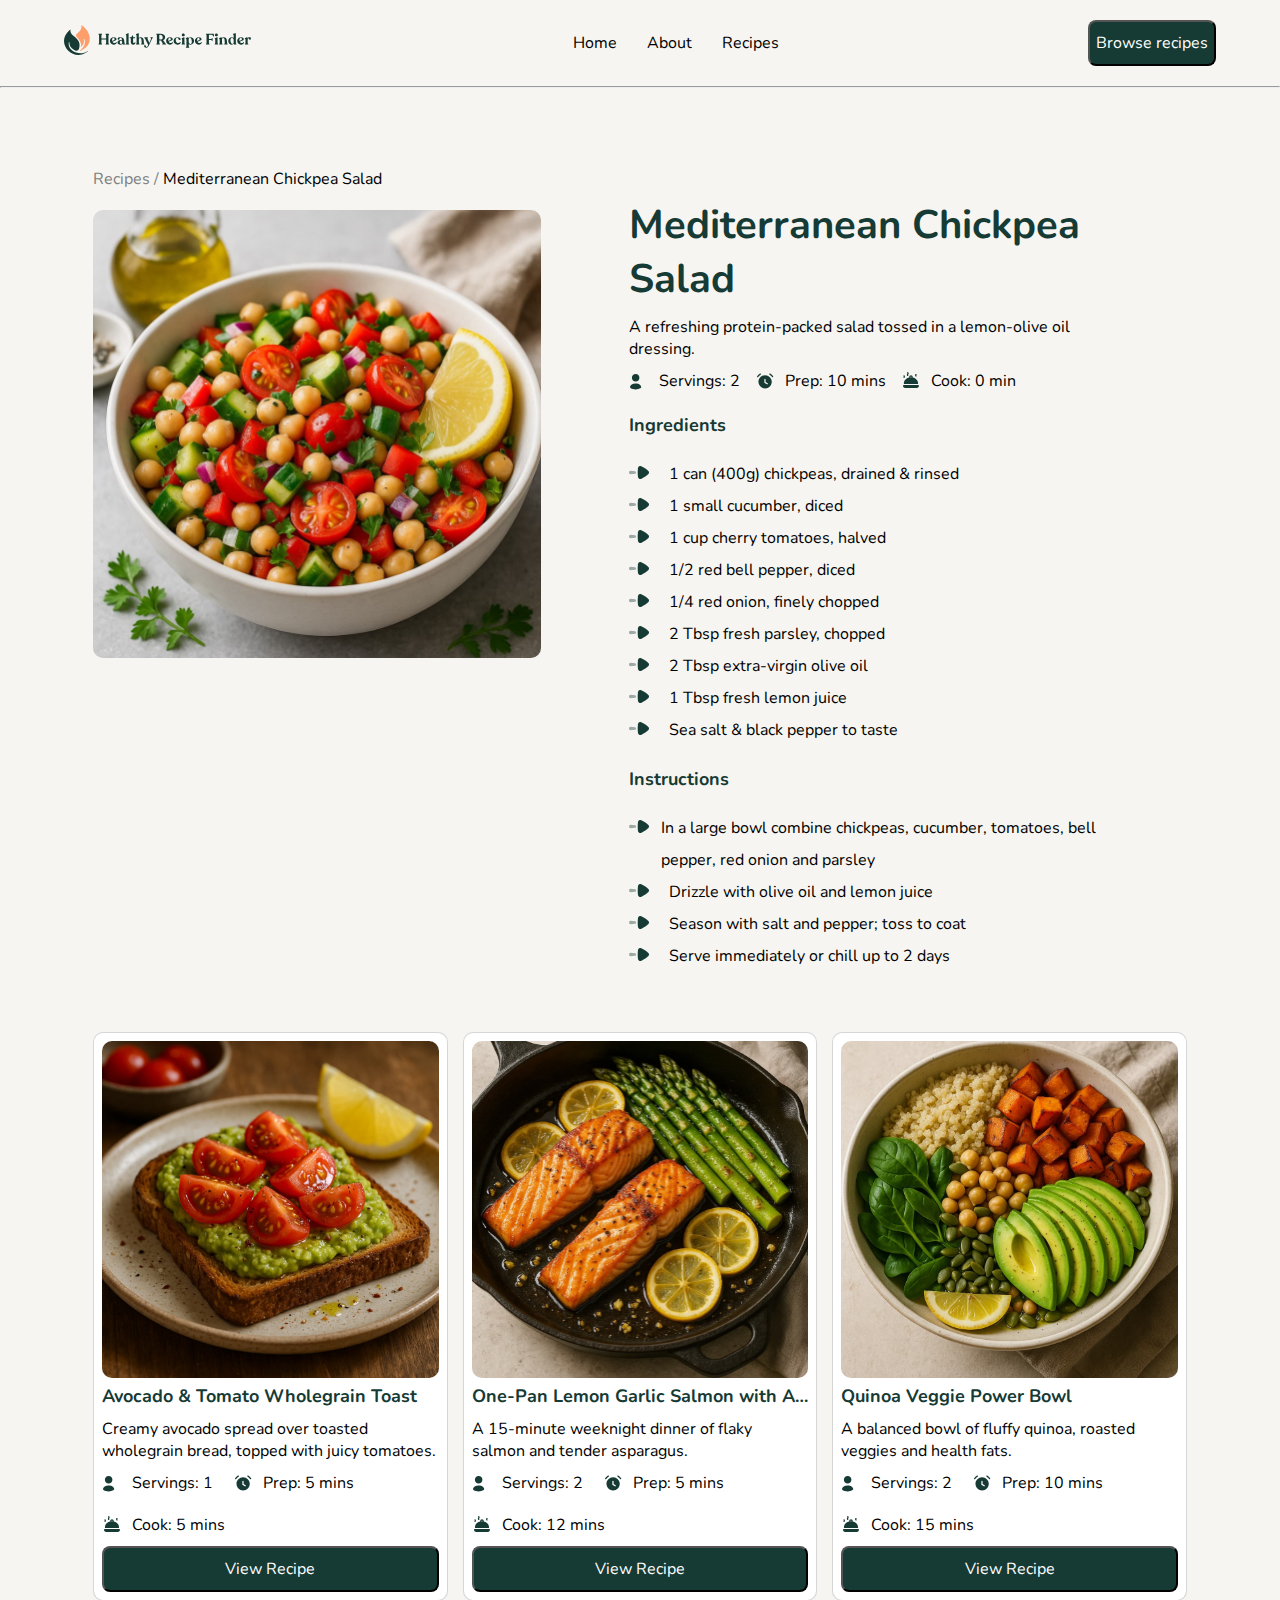
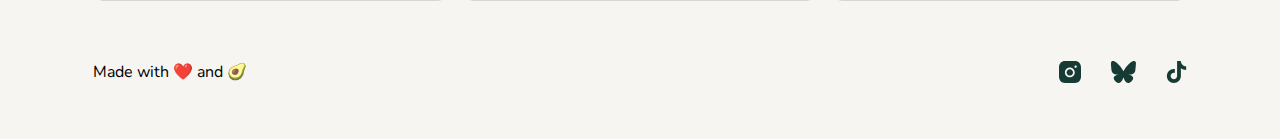
<file: public/pages/recipe-details/index.html>
<!DOCTYPE html>
<html lang="en">

<head>
    <meta charset="UTF-8">
    <meta name="viewport" content="width=device-width, initial-scale=1.0">
    <!-- Font links -->
    <link rel="preconnect" href="https://fonts.googleapis.com">
    <link rel="preconnect" href="https://fonts.gstatic.com" crossorigin>
    <link href="https://fonts.googleapis.com/css2?family=Nunito:ital,wght@0,200..1000;1,200..1000&display=swap"
        rel="stylesheet">
    <!-- CSS links -->
    <link rel="stylesheet" href="../../assets/shared-css/general.css">
    <link rel="stylesheet" href="../../assets/shared-css/reset.css">
    <link rel="stylesheet" href="style.css">
    <title>Document</title>
</head>

<body>
    <header>
        <nav>
            <div class="container navigation__bar">
                <div class="navbar__content">
                    <div class="logo"><img src="../../assets/images/logo.svg" alt="logo"></div>
                    <button class="hamburger__menu">
                        <div><img src="../../assets/images/Hamburger menu.svg" alt=""></div>
                    </button>
                    <ul class="navbar__list">
                        <li><a href="../homepage/index.html">Home</a></li>
                        <li><a href="../about/index.html">About</a></li>
                        <li><a href="../recipes/index.html">Recipes</a></li>
                    </ul>
                    <button class="button"><a href="../recipes/index.html">Browse recipes</a></button>
                </div>
                <div class="navbar__content--tablet">
                    <ul class="navbar__list--tablet">
                        <li><a href="../homepage/index.html">Home</a></li>
                        <li><a href="../about/index.html">About</a></li>
                        <li><a href="../recipes/index.html">Recipes</a></li>
                    </ul>
                    <button class="button button--tablet"><a href="../recipes/index.html">Browse recipes</a></button>
                </div>
            </div>
        </nav>
    </header>
    <hr>
    <main>
        <section>
            <div class="container">
                <div class="container--fluid recipe__details">
                    <div>
                        <p><a href="../recipes/index.html">Recipes / </a>Mediterranean Chickpea Salad</p>
                        <div class="recipe-details__image"><img
                                src="../../assets/images/mediterranean-chickpea-salad 2.svg" alt=""></div>
                    </div>
                    <div class="recipe-details__content">
                        <div class="title">
                            <h2>Mediterranean Chickpea Salad</h2>
                            <p>A refreshing protein-packed salad tossed in a lemon-olive oil dressing.</p>
                        </div>
                        <div class="details--flex">
                            <div>
                                <div><img src="../../assets/images/user.svg" alt=""></div>
                                <span>Servings: 2</span>
                            </div>
                            <div>
                                <div><img src="../../assets/images/Timer.svg" alt=""></div>
                                <span>Prep: 10 mins</span>
                            </div>
                            <div>
                                <div><img src="../../assets/images/Food 3.svg" alt=""></div>
                                <span>Cook: 0 min</span>
                            </div>
                        </div>
                        <div class="ingredients">
                            <h3>Ingredients</h3>
                            <ul>
                                <li>
                                    <div class="arrow"><img src="../../assets/images/Arrow---Right.svg" alt=""></div>
                                    <p>1 can (400g) chickpeas, drained & rinsed</p>
                                </li>
                                <li>
                                    <div class="arrow"><img src="../../assets/images/Arrow---Right.svg" alt=""></div>
                                    <p>1 small cucumber, diced</p>
                                </li>
                                <li>
                                    <div class="arrow"><img src="../../assets/images/Arrow---Right.svg" alt=""></div>
                                    <p>1 cup cherry tomatoes, halved</p>
                                </li>
                                <li>
                                    <div class="arrow"><img src="../../assets/images/Arrow---Right.svg" alt=""></div>
                                    <p>1/2 red bell pepper, diced</p>
                                </li>
                                <li>
                                    <div class="arrow"><img src="../../assets/images/Arrow---Right.svg" alt=""></div>
                                    <p>1/4 red onion, finely chopped</p>
                                </li>
                                <li>
                                    <div class="arrow"><img src="../../assets/images/Arrow---Right.svg" alt=""></div>
                                    <p>2 Tbsp fresh parsley, chopped</p>
                                </li>
                                <li>
                                    <div class="arrow"><img src="../../assets/images/Arrow---Right.svg" alt=""></div>
                                    <p>2 Tbsp extra-virgin olive oil</p>
                                </li>
                                <li>
                                    <div class="arrow"><img src="../../assets/images/Arrow---Right.svg" alt=""></div>
                                    <p>1 Tbsp fresh lemon juice</p>
                                </li>
                                <li>
                                    <div class="arrow"><img src="../../assets/images/Arrow---Right.svg" alt=""></div>
                                    <p>Sea salt & black pepper to taste</p>
                                </li>
                            </ul>
                        </div>
                        <div class="instructions">
                            <h3>Instructions</h3>
                            <ul>
                                <li>
                                    <div class="arrow"><img src="../../assets/images/Arrow---Right.svg" alt=""></div>
                                    <p>In a large bowl combine chickpeas, cucumber, tomatoes, bell pepper, red onion and
                                        parsley</p>
                                </li>
                                <li>
                                    <div class="arrow"><img src="../../assets/images/Arrow---Right.svg" alt=""></div>
                                    <p>Drizzle with olive oil and lemon juice</p>
                                </li>
                                <li>
                                    <div class="arrow"><img src="../../assets/images/Arrow---Right.svg" alt=""></div>
                                    <p>Season with salt and pepper; toss to coat</p>
                                </li>
                                <li>
                                    <div class="arrow"><img src="../../assets/images/Arrow---Right.svg" alt=""></div>
                                    <p>Serve immediately or chill up to 2 days</p>
                                </li>
                            </ul>
                        </div>
                    </div>
                </div>
            </div>
        </section>
        <section>
            <div class="container recipes">
                <div class="container--fluid recipes__content">
                    <div class="recipe">
                        <div class="recipe__image"><img src="../../assets/images/avocado-tomato-wholegrain-toast.svg"
                                alt=""></div>
                        <div>
                            <h3>Avocado & Tomato Wholegrain Toast</h3>
                            <p>Creamy avocado spread over toasted wholegrain bread, topped with juicy tomatoes.</p>
                            <div class="details">
                                <div>
                                    <div><img src="../../assets/images/user.svg" alt=""></div>
                                    <span>Servings: 1</span>
                                </div>
                                <div>
                                    <div><img src="../../assets/images/Timer.svg" alt=""></div>
                                    <span>Prep: 5 mins</span>
                                </div>
                                <div>
                                    <div><img src="../../assets/images/Food 3.svg" alt=""></div>
                                    <span>Cook: 5 mins</span>
                                </div>
                            </div>
                            <button class="button">View Recipe</button>
                        </div>
                    </div>
                    <div class="recipe">
                        <div class="recipe__image"><img src="../../assets/images/salmon-asparagus.svg" alt=""></div>
                        <div>
                            <h3>One-Pan Lemon Garlic Salmon with Asparagus</h3>
                            <p>A 15-minute weeknight dinner of flaky salmon and tender asparagus.</p>
                            <div class="details">
                                <div>
                                    <div><img src="../../assets/images/user.svg" alt=""></div>
                                    <span>Servings: 2</span>
                                </div>
                                <div>
                                    <div><img src="../../assets/images/Timer.svg" alt=""></div>
                                    <span>Prep: 5 mins</span>
                                </div>
                                <div>
                                    <div><img src="../../assets/images/Food 3.svg" alt=""></div>
                                    <span>Cook: 12 mins</span>
                                </div>
                            </div>
                            <button class="button">View Recipe</button>
                        </div>
                    </div>
                    <div class="recipe">
                        <div class="recipe__image"><img src="../../assets/images/quinoa-veggie-bowl.svg" alt=""></div>
                        <div>
                            <h3>Quinoa Veggie Power Bowl</h3>
                            <p>A balanced bowl of fluffy quinoa, roasted veggies and health fats.</p>
                            <div class="details">
                                <div>
                                    <div><img src="../../assets/images/user.svg" alt=""></div>
                                    <span>Servings: 2</span>
                                </div>
                                <div>
                                    <div><img src="../../assets/images/Timer.svg" alt=""></div>
                                    <span>Prep: 10 mins</span>
                                </div>
                                <div>
                                    <div><img src="../../assets/images/Food 3.svg" alt=""></div>
                                    <span>Cook: 15 mins</span>
                                </div>
                            </div>
                            <button class="button">View Recipe</button>
                        </div>
                    </div>
                </div>
            </div>
        </section>
    </main>
    <footer>
        <div class="container footer">
            <div class="container--fluid footer__content">
                <p>Made with ❤️ and 🥑</p>
                <div class="footer__icons">
                    <div class="icon"><img src="../../assets/images/Instagram.svg" alt=""></div>
                    <div class="icon"><img src="../../assets/images/Butterfly.svg" alt=""></div>
                    <div class="icon"><img src="../../assets/images/Tiktok.svg" alt=""></div>
                </div>
            </div>
        </div>
    </footer>
</body>

</html>
</file>
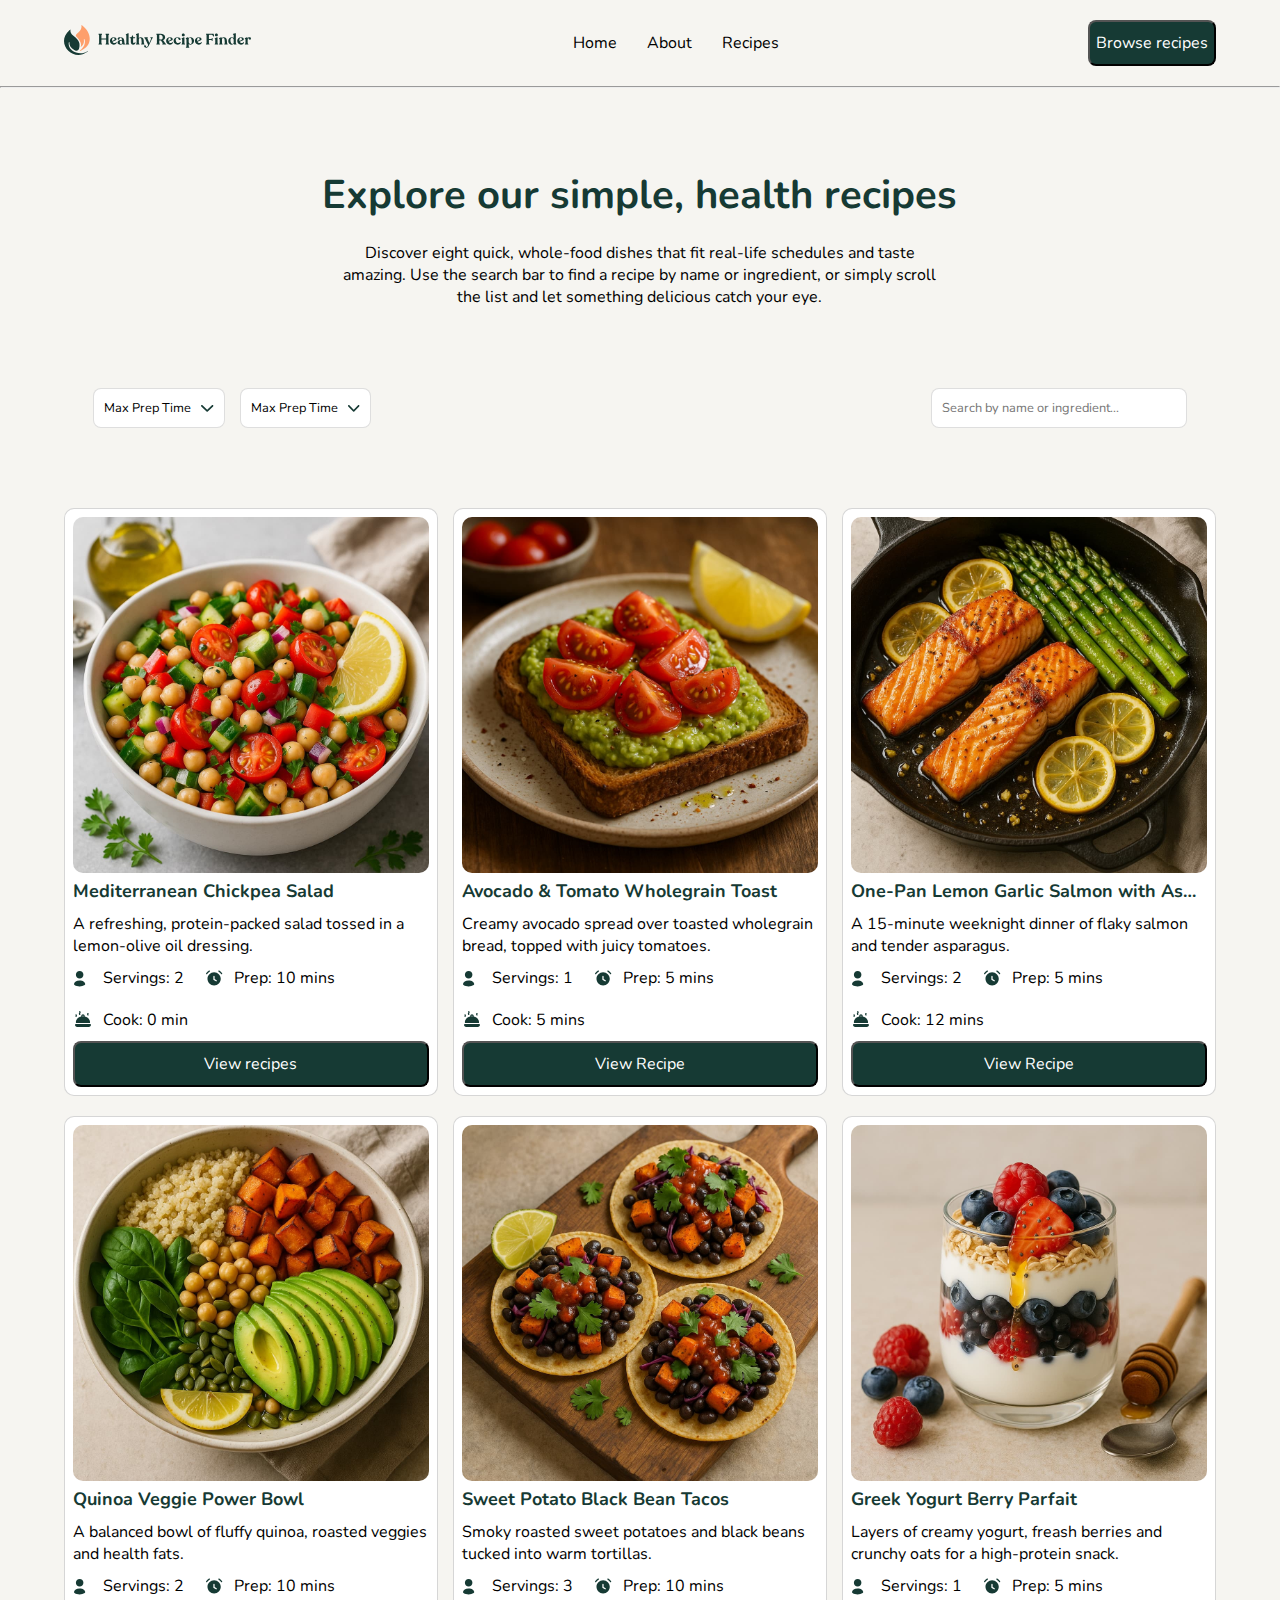
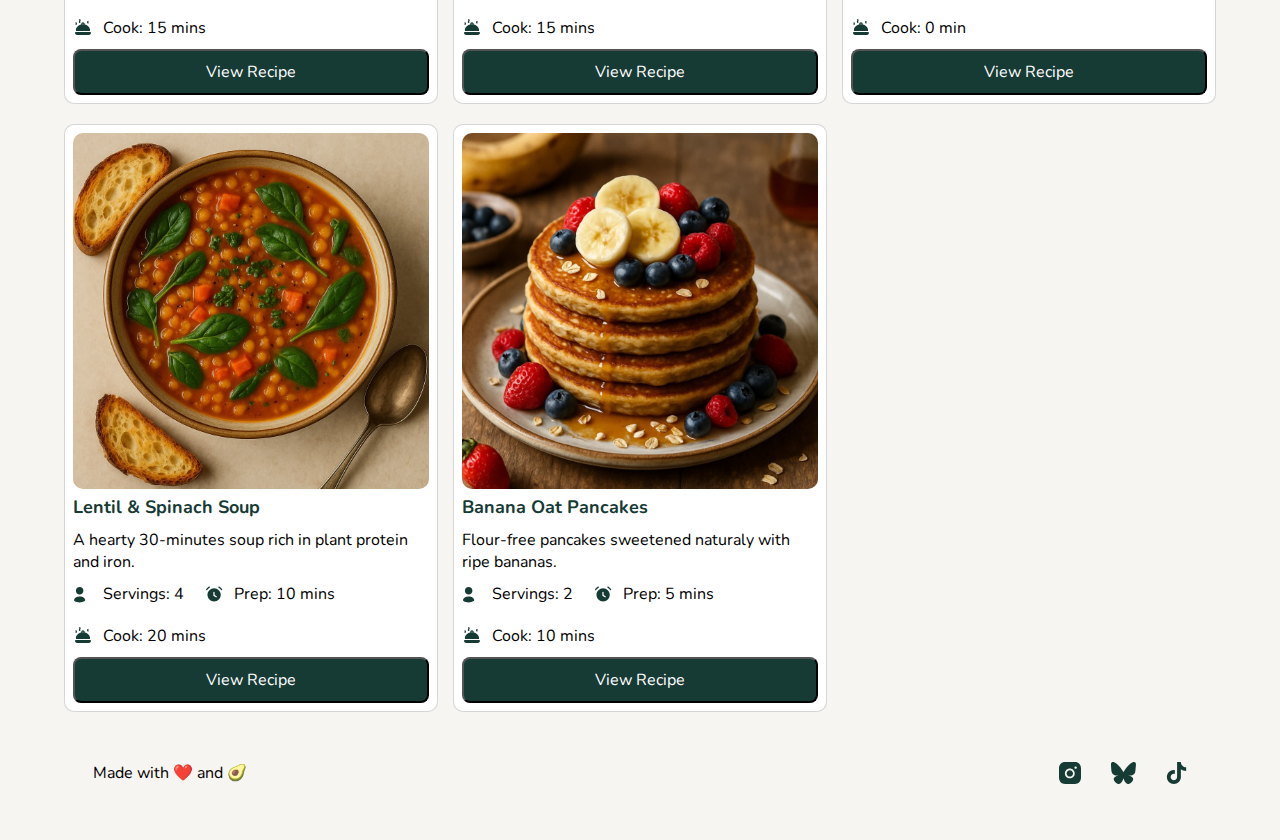
<file: public/pages/recipes/index.html>
<!DOCTYPE html>
<html lang="en">

<head>
    <meta charset="UTF-8">
    <meta name="viewport" content="width=device-width, initial-scale=1.0">
    <!-- Font links -->
    <link rel="preconnect" href="https://fonts.googleapis.com">
    <link rel="preconnect" href="https://fonts.gstatic.com" crossorigin>
    <link href="https://fonts.googleapis.com/css2?family=Nunito:ital,wght@0,200..1000;1,200..1000&display=swap"
        rel="stylesheet">
    <!-- CSS links -->
    <link rel="stylesheet" href="../../assets/shared-css/general.css">
    <link rel="stylesheet" href="../../assets/shared-css/reset.css">
    <link rel="stylesheet" href="style.css">
    <title>Document</title>
</head>

<body>
    <header>
        <nav>
            <div class="container navigation__bar">
                <div class="navbar__content">
                    <div class="logo"><img src="../../assets/images/logo.svg" alt="logo"></div>
                    <button class="hamburger__menu">
                        <div><img src="../../assets/images/Hamburger menu.svg" alt=""></div>
                    </button>
                    <ul class="navbar__list">
                        <li><a href="../homepage/index.html">Home</a></li>
                        <li><a href="../about/index.html">About</a></li>
                        <li><a href="../recipes/index.html">Recipes</a></li>
                    </ul>
                    <button class="button"><a href="../recipes/index.html">Browse recipes</a></button>
                </div>
                <div class="navbar__content--tablet">
                    <ul class="navbar__list--tablet">
                        <li><a href="../homepage/index.html">Home</a></li>
                        <li><a href="../about/index.html">About</a></li>
                        <li><a href="../recipes/index.html">Recipes</a></li>
                    </ul>
                    <button class="button button--tablet"><a href="../recipes/index.html">Browse recipes</a></button>
                </div>
            </div>
        </nav>
    </header>
    <hr>
    <main>
        <section>
            <div class="container explore">
                <div class="container--fluid explore__content">
                    <h2>Explore our simple, health recipes</h2>
                    <p>Discover eight quick, whole-food dishes that fit real-life schedules and taste amazing. Use
                        the search bar to find a recipe by name or ingredient, or simply scroll the list and let
                        something delicious catch your eye.</p>
                </div>
            </div>
        </section>
        <section>
            <div class="container">
                <div class="container--fluid inputs">
                    <div class="dropdowns">
                        <div class="dropdown">
                            <button class="dropdown__button">
                                <span>Max Prep Time</span>
                                <div class="button__image"><img src="../../assets/images/Vector.svg" alt=""></div>
                            </button>
                            <ul class="dropdown__list">
                                <li><input type="radio" name="option" id=""> 0 minutes</li>
                                <li><input type="radio" name="option" id=""> 5 minutes</li>
                                <li><input type="radio" name="option" id=""> 10 minutes</li>
                                <li><input type="radio" name="option" id=""> 15 minutes</li>
                                <li>Clear</li>
                            </ul>

                        </div>
                        <div class="drowdown">
                            <button class="dropdown__button">
                                <span>Max Prep Time</span>
                                <div class="button__image"><img src="../../assets/images/Vector.svg" alt=""></div>
                            </button>
                            <ul class="dropdown__list">
                                <li><input type="radio" name="option2" id=""> 0 minutes</li>
                                <li><input type="radio" name="option2" id=""> 5 minutes</li>
                                <li><input type="radio" name="option2" id=""> 10 minutes</li>
                                <li><input type="radio" name="option2" id=""> 15 minutes</li>
                                <li><input type="radio" name="option2" id=""> 20 minutes</li>
                                <li>Clear</li>
                            </ul>
                        </div>
                    </div>
                    <input type="search" name="" id="" placeholder="Search by name or ingredient...">
                </div>
            </div>
        </section>
        <section>
            <div class="container recipes">
                <div class="container-fluid recipes__content">

                    <div class="recipe__cards">
                        <div class="recipe">
                            <div class="recipe__image">
                                <img src="../../assets/images/mediterranean-chickpea-salad 2.svg" alt="">
                            </div>
                            <h3>Mediterranean Chickpea Salad</h3>
                            <div>
                                <p>A refreshing, protein-packed salad tossed in a lemon-olive oil dressing.</p>
                                <div class="details">
                                    <div>
                                        <div><img src="../../assets/images/user.svg" alt=""></div>
                                        <span>Servings: 2</span>
                                    </div>
                                    <div>
                                        <div><img src="../../assets/images/Timer.svg" alt=""></div>
                                        <span>Prep: 10 mins</span>
                                    </div>
                                    <div>
                                        <div><img src="../../assets/images/Food 3.svg" alt=""></div>
                                        <span>Cook: 0 min</span>
                                    </div>
                                </div>
                                <button class="button"><a href="../recipe-details/index.html">View recipes</a></button>
                            </div>
                        </div>
                        <div class="recipe">
                            <div class="recipe__image">
                                <img src="../../assets/images/avocado-tomato-wholegrain-toast.svg" alt="">
                            </div>
                            <h3>Avocado & Tomato Wholegrain Toast</h3>
                            <div>
                                <p>Creamy avocado spread over toasted wholegrain bread, topped with juicy tomatoes.</p>
                                <div class="details">
                                    <div>
                                        <div><img src="../../assets/images/user.svg" alt=""></div>
                                        <span>Servings: 1</span>
                                    </div>
                                    <div>
                                        <div><img src="../../assets/images/Timer.svg" alt=""></div>
                                        <span>Prep: 5 mins</span>
                                    </div>
                                    <div>
                                        <div><img src="../../assets/images/Food 3.svg" alt=""></div>
                                        <span>Cook: 5 mins</span>
                                    </div>
                                </div>
                                <button class="button">View Recipe</button>
                            </div>
                        </div>
                        <div class="recipe">
                            <div class="recipe__image">
                                <img src="../../assets/images/salmon-asparagus.svg" alt="">
                            </div>
                            <h3>One-Pan Lemon Garlic Salmon with Asparagus</h3>
                            <div>
                                <p>A 15-minute weeknight dinner of flaky salmon and tender asparagus.</p>
                                <div class="details">
                                    <div>
                                        <div><img src="../../assets/images/user.svg" alt=""></div>
                                        <span>Servings: 2</span>
                                    </div>
                                    <div>
                                        <div><img src="../../assets/images/Timer.svg" alt=""></div>
                                        <span>Prep: 5 mins</span>
                                    </div>
                                    <div>
                                        <div><img src="../../assets/images/Food 3.svg" alt=""></div>
                                        <span>Cook: 12 mins</span>
                                    </div>
                                </div>
                                <button class="button">View Recipe</button>
                            </div>
                        </div>
                    </div>
                    <div class="recipe__cards">
                        <div class="recipe">
                            <div class="recipe__image">
                                <img src="../../assets/images/quinoa-veggie-bowl.svg" alt="">
                                <h3>Quinoa Veggie Power Bowl</h3>
                            </div>
                            <div>
                                <p>A balanced bowl of fluffy quinoa, roasted veggies and health fats.</p>
                                <div class="details">
                                    <div>
                                        <div><img src="../../assets/images/user.svg" alt=""></div>
                                        <span>Servings: 2</span>
                                    </div>
                                    <div>
                                        <div><img src="../../assets/images/Timer.svg" alt=""></div>
                                        <span>Prep: 10 mins</span>
                                    </div>
                                    <div>
                                        <div><img src="../../assets/images/Food 3.svg" alt=""></div>
                                        <span>Cook: 15 mins</span>
                                    </div>
                                </div>
                                <button class="button">View Recipe</button>
                            </div>
                        </div>
                        <div class="recipe">
                            <div class="recipe__image">
                                <img src="../../assets/images/sweet-potato-tacos.svg" alt="">
                                <h3>Sweet Potato Black Bean Tacos</h3>
                            </div>
                            <div>
                                <p>Smoky roasted sweet potatoes and black beans tucked into warm tortillas.</p>
                                <div class="details">
                                    <div>
                                        <div><img src="../../assets/images/user.svg" alt=""></div>
                                        <span>Servings: 3</span>
                                    </div>
                                    <div>
                                        <div><img src="../../assets/images/Timer.svg" alt=""></div>
                                        <span>Prep: 10 mins</span>
                                    </div>
                                    <div>
                                        <div><img src="../../assets/images/Food 3.svg" alt=""></div>
                                        <span>Cook: 15 mins</span>
                                    </div>
                                </div>
                                <button class="button">View Recipe</button>
                            </div>
                        </div>
                        <div class="recipe">
                            <div class="recipe__image">
                                <img src="../../assets/images/greek-yoghurt.svg" alt="">
                            </div>
                            <h3>Greek Yogurt Berry Parfait</h3>
                            <div>
                                <p>Layers of creamy yogurt, freash berries and crunchy oats for a high-protein snack.
                                </p>
                                <div class="details">
                                    <div>
                                        <div><img src="../../assets/images/user.svg" alt=""></div>
                                        <span>Servings: 1</span>
                                    </div>
                                    <div>
                                        <div><img src="../../assets/images/Timer.svg" alt=""></div>
                                        <span>Prep: 5 mins</span>
                                    </div>
                                    <div>
                                        <div><img src="../../assets/images/Food 3.svg" alt=""></div>
                                        <span>Cook: 0 min</span>
                                    </div>
                                </div>
                                <button class="button">View Recipe</button>
                            </div>
                        </div>
                    </div>
                    <div class="recipe__cards">
                        <div class="recipe">
                            <div class="recipe__image">
                                <img src="../../assets/images/lentil-soup.svg" alt="">
                            </div>
                            <h3>Lentil & Spinach Soup</h3>
                            <div>
                                <p>A hearty 30-minutes soup rich in plant protein and iron.</p>
                                <div class="details">
                                    <div>
                                        <div><img src="../../assets/images/user.svg" alt=""></div>
                                        <span>Servings: 4</span>
                                    </div>
                                    <div>
                                        <div><img src="../../assets/images/Timer.svg" alt=""></div>
                                        <span>Prep: 10 mins</span>
                                    </div>
                                    <div>
                                        <div><img src="../../assets/images/Food 3.svg" alt=""></div>
                                        <span>Cook: 20 mins</span>
                                    </div>
                                </div>
                                <button class="button">View Recipe</button>
                            </div>
                        </div>
                        <div class="recipe">
                            <div class="recipe__image">
                                <img src="../../assets/images/banana-pancakes.svg" alt="">
                                <h3>Banana Oat Pancakes</h3>
                            </div>
                            <div>
                                <p>Flour-free pancakes sweetened naturaly with ripe bananas.</p>
                                <div class="details">
                                    <div>
                                        <div><img src="../../assets/images/user.svg" alt=""></div>
                                        <span>Servings: 2</span>
                                    </div>
                                    <div>
                                        <div><img src="../../assets/images/Timer.svg" alt=""></div>
                                        <span>Prep: 5 mins</span>
                                    </div>
                                    <div>
                                        <div><img src="../../assets/images/Food 3.svg" alt=""></div>
                                        <span>Cook: 10 mins</span>
                                    </div>
                                </div>
                                <button class="button">View Recipe</button>
                            </div>
                        </div>
                    </div>
                </div>
            </div>
        </section>
    </main>
    <footer>
        <div class="container footer">
            <div class="container--fluid footer__content">
                <p>Made with ❤️ and 🥑</p>
                <div class="footer__icons">
                    <div class="icon"><img src="../../assets/images/Instagram.svg" alt=""></div>
                    <div class="icon"><img src="../../assets/images/Butterfly.svg" alt=""></div>
                    <div class="icon"><img src="../../assets/images/Tiktok.svg" alt=""></div>
                </div>
            </div>
        </div>
    </footer>
</body>

</html>
</file>
<file: public/assets/shared-css/general.css>
body {
  background-color: rgb(246, 245, 241);
  font-family: "Nunito", sans-serif;
}

section {
  margin-top: 80px;
}

h1 {
  font-size: clamp(40px, 4vw, 60px);
  color: rgb(22, 58, 52);
}

h2 {
  font-size: clamp(25px, 3.5vw, 40px);
  color: rgb(22, 58, 52);
}

h3 {
  color: rgb(22, 58, 52);
  font-size: clamp(18px, 1.25vw, 20px);
}

.container {
  max-width: 1200px;
  margin: 0 auto;
  width: 90%;
}

.container--fluid {
  width: 95%;
  margin: 0 auto;
}

.navigation__bar {
  margin: 20px auto;
}

.navbar__content {
  display: flex;
  justify-content: space-between;
  align-items: center;
  gap: 10px;
}

.hamburger__menu,
.navbar__content--tablet {
  display: none;
}

.navbar__list {
  display: flex;
  gap: 30px;
}

.navbar__list a {
  color: black;
}

.button a {
  color: white;
}

.button {
  background-color: rgb(22, 58, 52);
  font: inherit;
  width: 10vw;
  padding: 10px 5px 10px 5px;
  min-width: fit-content;
  border-radius: 8px;
}

.footer {
  margin: 50px auto;
}

.footer__content {
  display: flex;
  justify-content: space-between;
}

.footer__icons {
  display: flex;
  gap: 30px;
}

.logo {
  width: clamp(200px, 15vw, 230px);
}

@media (max-width: 800px) {
  .navbar__list,
  .navbar__content .button {
    display: none;
  }

  .hamburger__menu {
    display: block;
    border: none;
    padding: 7px;
    background-color: rgb(208, 220, 217);
    border-radius: 5px;
    width: clamp(25px, 4vw, 32px);
  }

  .navigation__bar:focus-within .navbar__content--tablet {
    display: block;
  }

  .navbar__list--tablet {
    display: flex;
    flex-direction: column;
    gap: 20px;
    margin-bottom: 20px;
  }

  .navigation__bar {
    position: relative;
  }

  .navbar__content--tablet {
    background-color: white;
    padding: 20px 10px 10px 10px;
    margin-top: 20px;
    border-radius: 8px;
    position: absolute;
    z-index: 1;
    width: 100%;
  }

  .button--tablet {
    width: 100%;
  }

  .navbar__list--tablet a {
    color: black;
  }
}

@media (max-width: 600px) {
  .footer__content {
    flex-direction: column-reverse;
    align-items: center;
    gap: 30px;
  }
}
</file>
<file: public/pages/recipe-details/style.css>
.recipe__details a {
  color: gray;
}

.recipe-details__image {
  margin-top: 20px;
}

.recipe-details__image img {
  border-radius: 10px;
  height: -webkit-fill-available;
  width: 35vw;
  object-fit: cover;
}

.recipe__details {
  display: flex;
  justify-content: space-between;
  gap: 30px;
}

.details--flex {
  display: flex;
  flex-wrap: wrap;
  gap: 15px;
}

.details--flex div {
  display: flex;
  gap: 10px;
}

.title p {
  margin: 10px 0;
}

.recipe-details__content {
  width: 500px;
  margin: 0 auto;
  position: relative;
  top: 30px;
}

.recipe-details__content h3 {
  margin: 15px 0;
}

.ingredients,
.instructions {
  line-height: 2;
}

.recipe__details li {
  display: flex;
  gap: 10px;
}

.arrow img {
  margin-right: 10px;
  min-width: 8px;
  width: 20px;
}

.recipes__content {
  display: flex;
  justify-content: space-between;
}

.recipe {
  width: calc(100% / 3 - 10px);
  padding: 8px;
  margin: 10px 0;
  background-color: white;
  border-radius: 10px;
  border: 1px solid rgba(128, 128, 128, 0.327);
}

.recipe h3 {
  white-space: nowrap;
  overflow: hidden;
  text-overflow: ellipsis;
}

.recipe__image img {
  object-fit: cover;
  border-radius: 10px;
}

.recipe button {
  width: 100%;
  color: white;
}

.details {
  display: flex;
  flex-wrap: wrap;
  gap: 20px;
  margin-bottom: 10px;
}

.details div {
  display: flex;
  gap: 10px;
}

.recipe p {
  margin: 10px 0;
}

@media (max-width: 800px) {
  .recipes__content {
    flex-direction: column;
  }

  .recipe__image img {
    width: 100%;
    height: 70vh;
  }

  .recipe {
    width: 100%;
  }

  .details {
    display: flex;
    gap: 15px;
  }

  .recipe__details {
    flex-direction: column;
  }

  .recipe-details__content {
    width: 100%;
  }

  .recipe-details__image img {
    width: 100%;
  }
}
</file>
<file: public/pages/recipes/style.css>
.explore__content p {
  max-width: 600px;
  margin: 20px auto;
}

.explore__content {
  text-align: center;
}

.inputs {
  display: flex;
  justify-content: space-between;
  gap: 15px;
}

.dropdowns {
  position: relative;
  display: flex;
  gap: 15px;
}

.dropdown__button {
  display: flex;
  gap: 10px;
  padding: 10px;
  font: inherit;
  background-color: white;
  border: 1px solid rgba(128, 128, 128, 0.264);
  border-radius: 8px;
  font-size: clamp(12px, 1vw, 16px);
}

.dropdown__button img {
  width: clamp(10px, 1vw, 14px);
}

.dropdown__list {
  background-color: white;
  padding: 10px;
  border: 1px solid rgba(128, 128, 128, 0.264);
  border-radius: 10px;
  margin-top: 10px;
  line-height: 2;
  position: absolute;
  width: clamp(130px, 25vw, 200px);
  display: none;
}

.dropdowns div:focus-within .dropdown__list {
  display: block;
}

.dropdowns div:focus-within .dropdown__button img {
  rotate: 180deg;
}

input[type="radio"] {
  accent-color: black;
}

input[type="search"] {
  font: inherit;
  width: clamp(205px, 20vw, 310px);
  padding: 10px;
  border-radius: 8px;
  border: 1px solid rgba(128, 128, 128, 0.264);
  font-size: clamp(12px, 1vw, 16px);
}


.recipe__cards {
  display: flex;
  gap: 15px;
}

.recipe {
  display: flex;
  flex-direction: column;
  justify-content: space-between;
  width: calc(100% / 3 - 10px);
  background-color: white;
  padding: 8px;
  border-radius: 10px;
  border: 1px solid rgba(128, 128, 128, 0.327);
}


.recipes__content {
  display: flex;
  flex-direction: column;
  gap: 20px;
}


.recipe h3 {
  white-space: nowrap;
  overflow: hidden;
  text-overflow: ellipsis;
}

.recipe__image img {
  border-radius: 10px;
  width: 100%;
}

.recipe button {
  width: 100%;
  color: white;
}

.details {
  display: flex;
  flex-wrap: wrap;
  gap: 20px;
  margin-bottom: 10px;
}

.details div {
  display: flex;
  gap: 10px;
}

.recipe p {
  margin: 10px 0;
}


@media (max-width: 800px) {
  .recipe__cards {
        flex-direction: column;
        gap: 15px;
    }

  .recipe {
    width: 100%;
  }

  .recipe__image img {
    height: 70vh;
    object-fit: cover;
  }
}

@media (max-width: 600px) {
  .inputs {
    flex-direction: column;
  }

  .dropdowns {
    flex-direction: column;
  }

  .dropdown__button {
    width: 100%;
    justify-content: center;
  }

  .dropdown__list {
    width: 100%;
  }

  input[type="search"] {
    width: 100%;
  }
}
</file>
